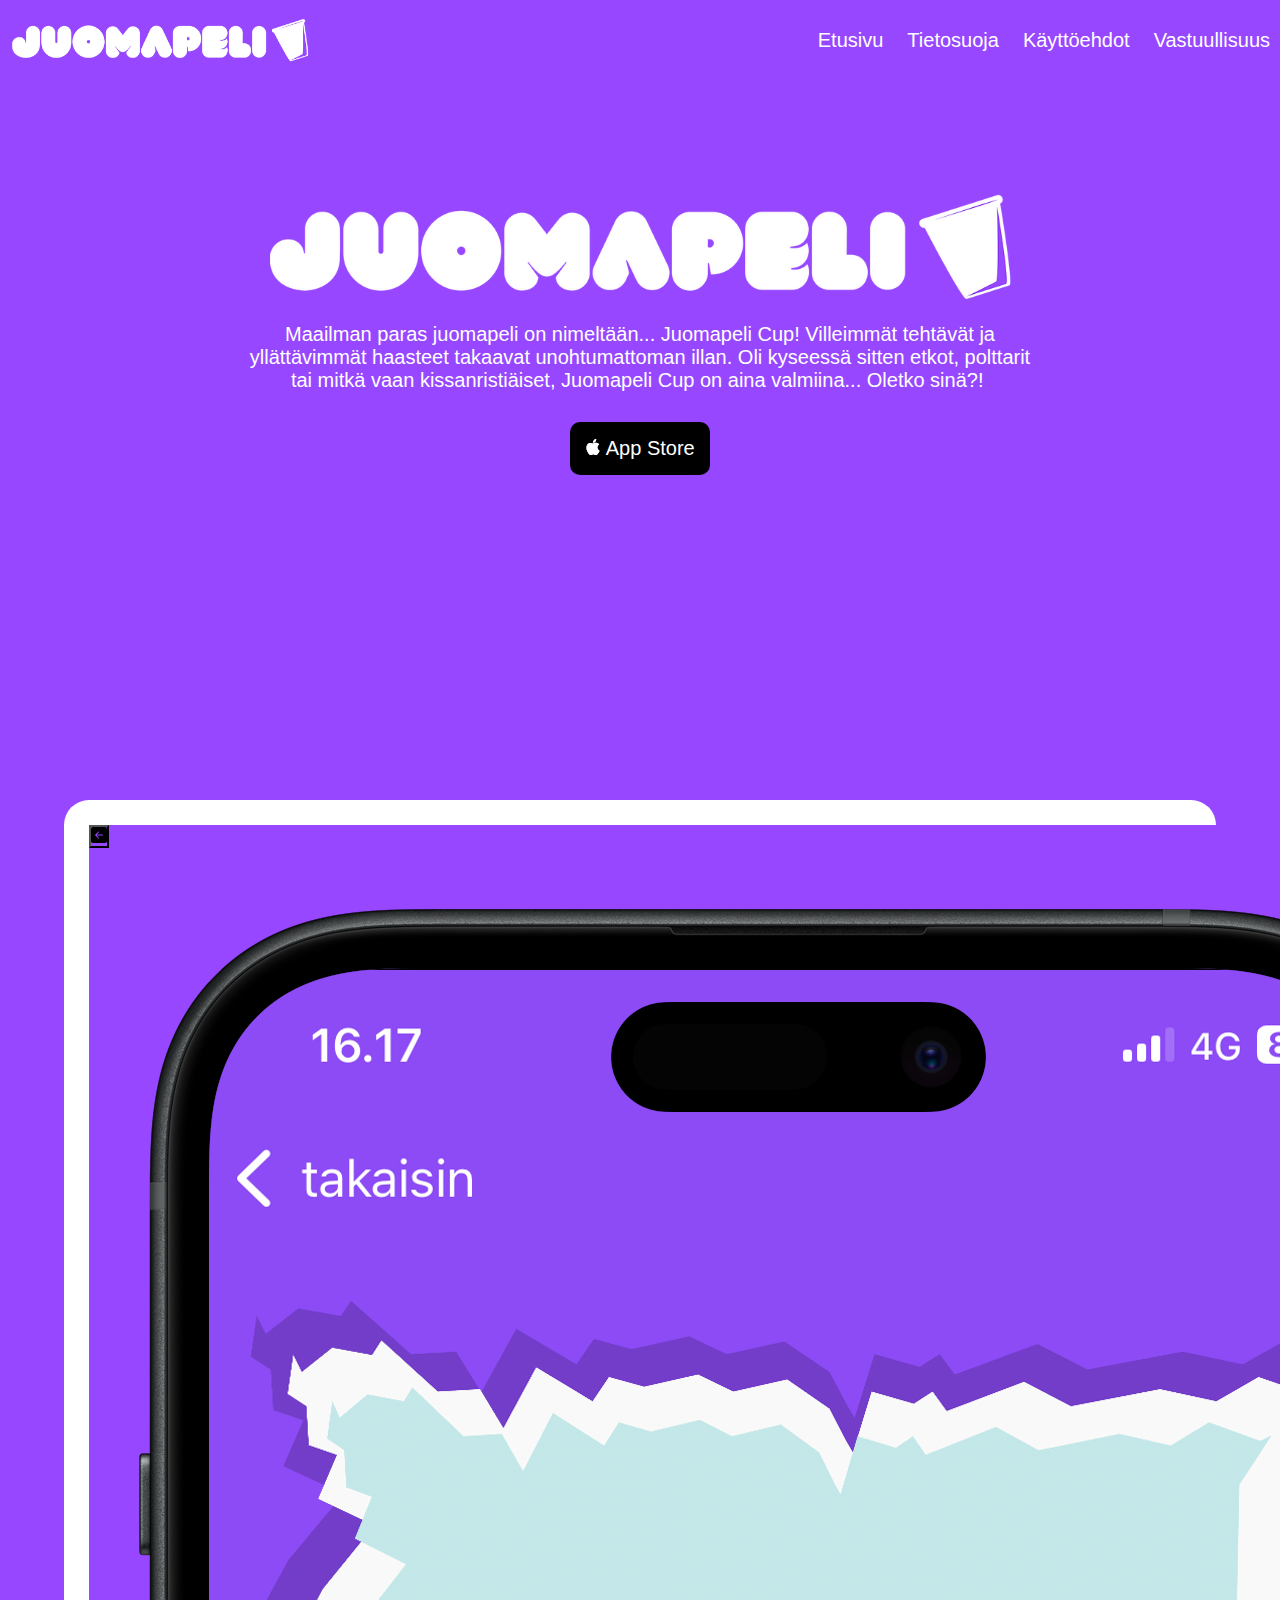
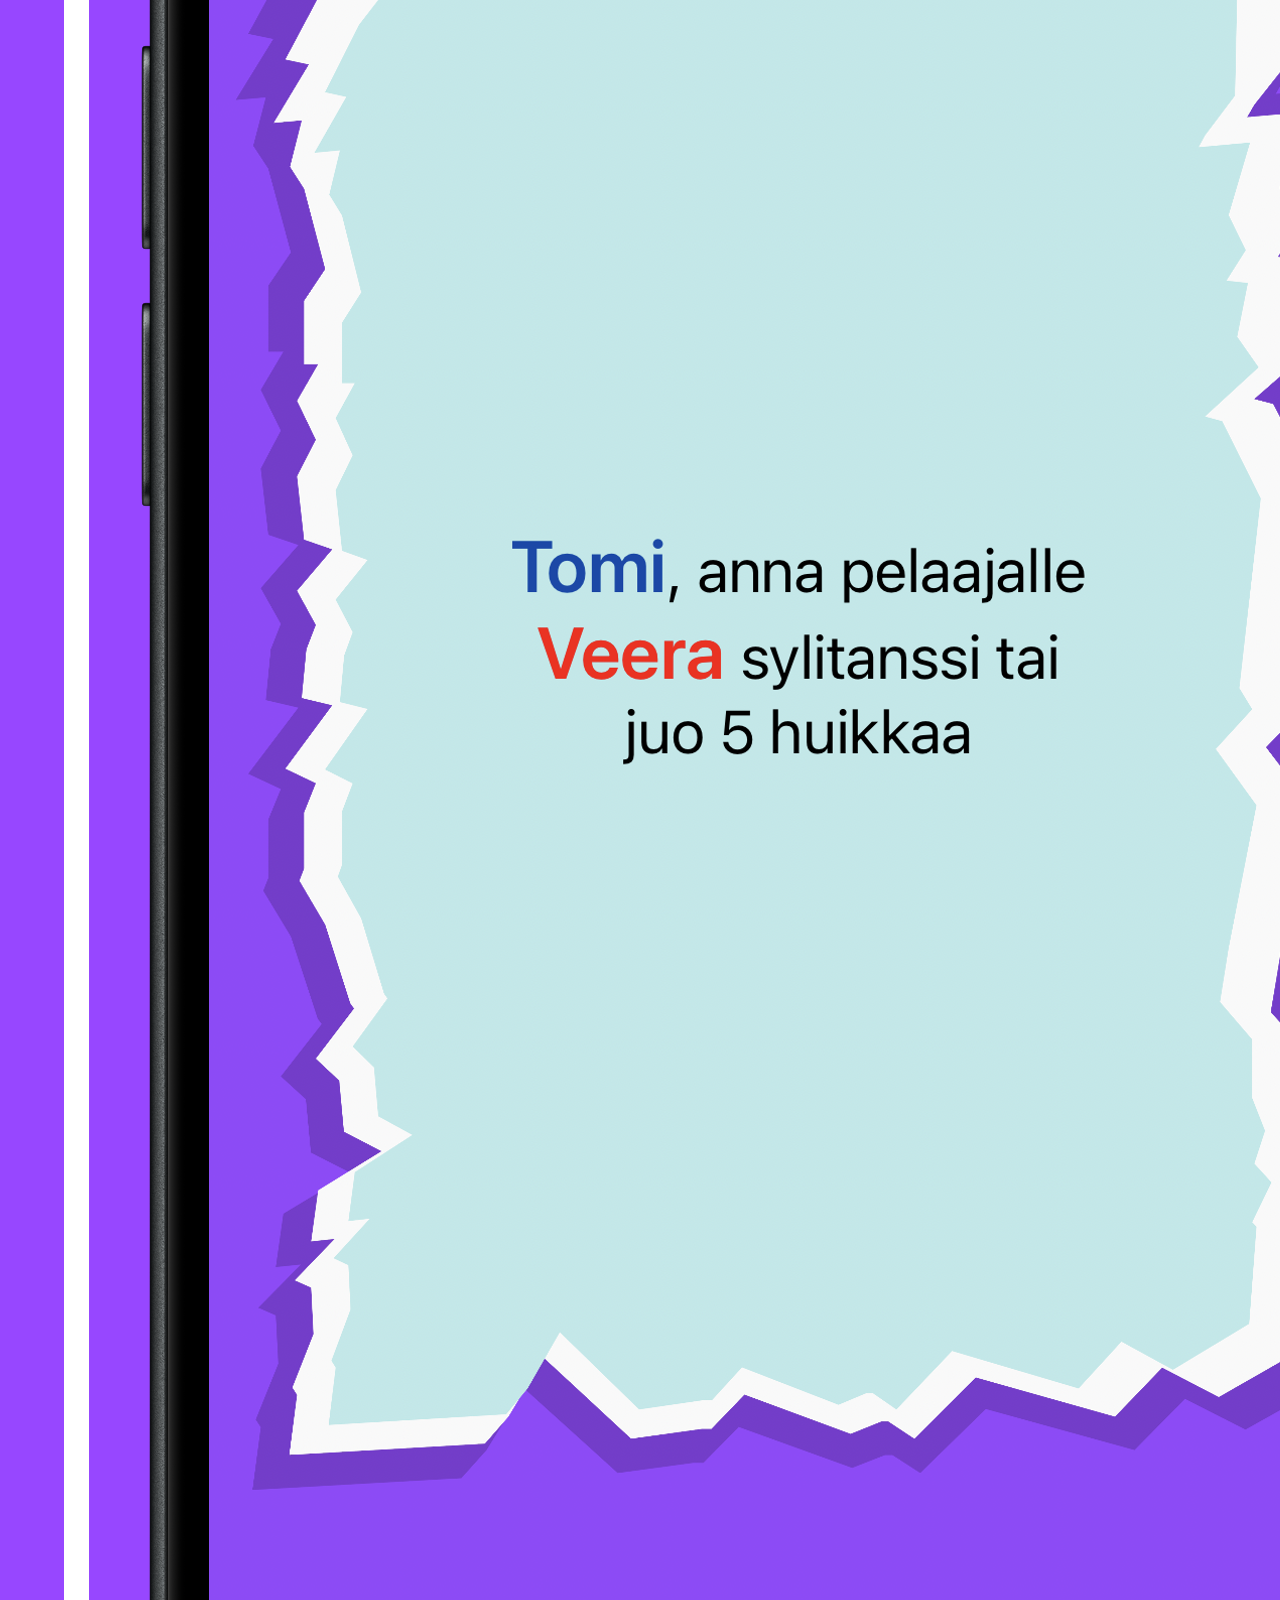
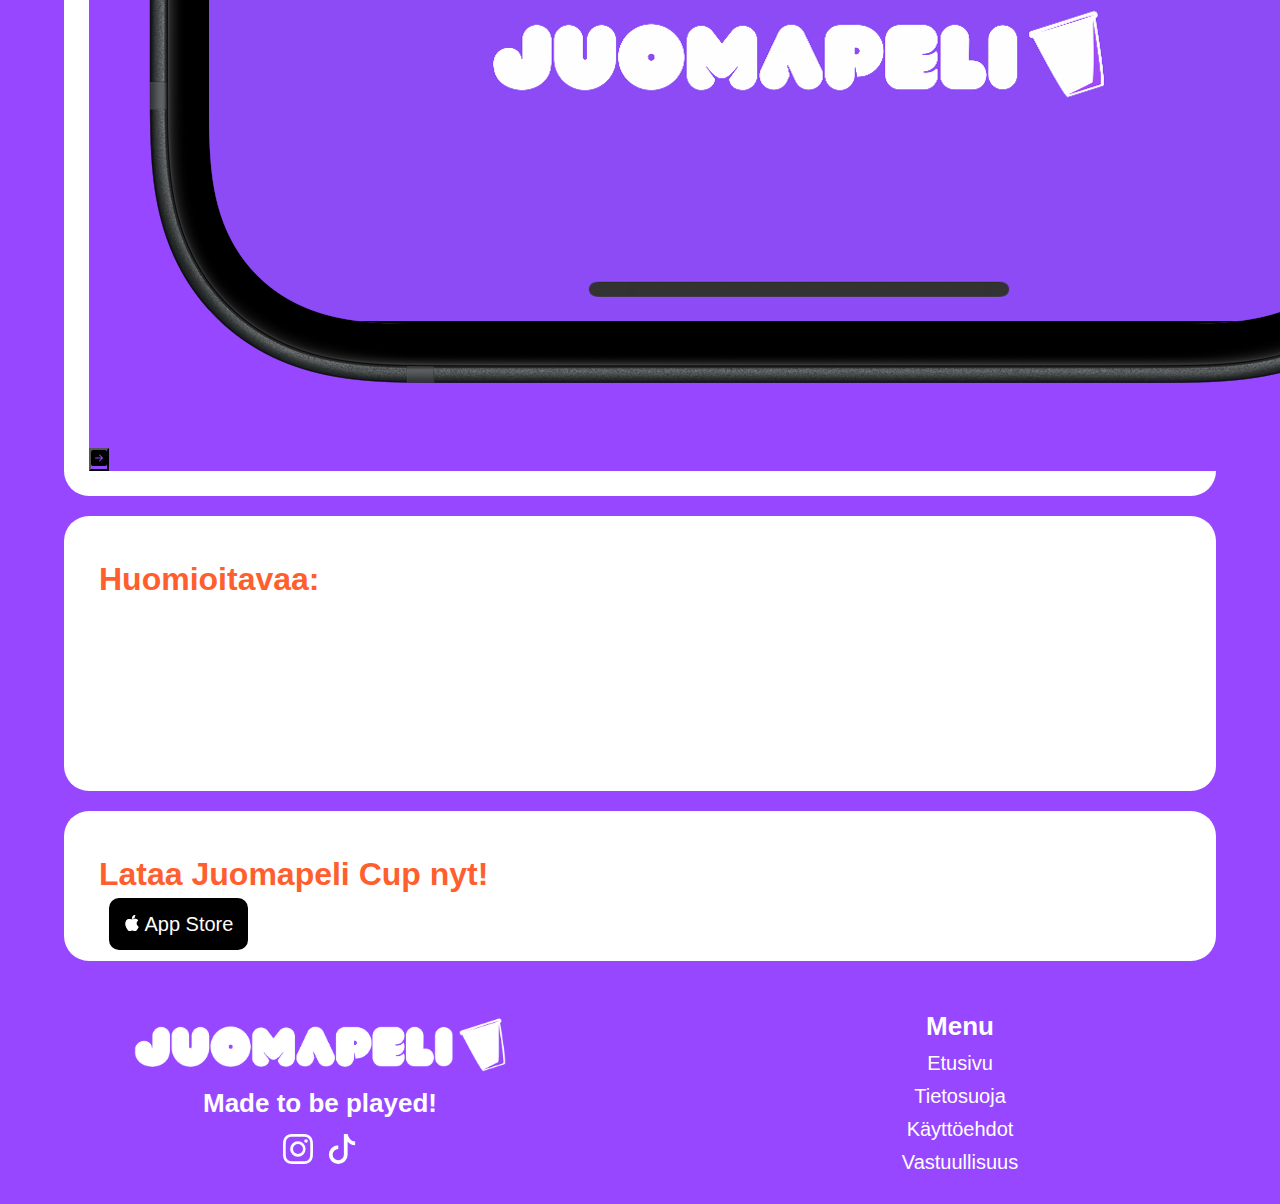
<file: index.html>
<!DOCTYPE html>
<html lang="en">
<head>
    <meta charset="UTF-8">
    <meta name="viewport" content="width=device-width, initial-scale=1.0">
    <link rel="stylesheet" href="CSS/public.css">
    <link rel="stylesheet" href="CSS/home.css">
    <title>Juomapeli Cup</title>
</head>
<body>
<header>
    <img src="assets/juomapelilogo.png" alt="juomapelilogo" class="header-image">
    <nav class="navbar" id="menu">
        <a href="index.html">Etusivu</a>
        <a href="./HTML/app-privacy-policy.html">Tietosuoja</a>
        <a href="./HTML/app-terms-and-conditions.html">Käyttöehdot</a>
        <a href="./HTML/vastuullisuus.html">Vastuullisuus</a>
    </nav>
    <div class="hamburger" onclick="toggleMenu()">☰</div>
</header>
<section class="section1">
    <img src="../assets/juomapelilogo.png" alt="juomapelilogo" class="section1-image">
    <p>Maailman paras juomapeli on nimeltään... Juomapeli Cup!
        Villeimmät tehtävät ja yllättävimmät haasteet takaavat
        unohtumattoman illan. Oli kyseessä sitten etkot, polttarit tai
        mitkä vaan kissanristiäiset, Juomapeli Cup
        on aina valmiina... Oletko sinä?! </p>
        <a href="https://apps.apple.com/app/idYOUR_APP_ID" class="btn-app-store">
            <svg xmlns="http://www.w3.org/2000/svg" width="16" height="16" fill="currentColor"
                class="bi bi-apple mb-1" viewBox="0 0 16 16">
                <path
                  d="M11.182.008C11.148-.03 9.923.023 8.857 1.18c-1.066 1.156-.902 2.482-.878 2.516.024.034 1.52.087 2.475-1.258.955-1.345.762-2.391.728-2.43Zm3.314 11.733c-.048-.096-2.325-1.234-2.113-3.422.212-2.189 1.675-2.789 1.698-2.854.023-.065-.597-.79-1.254-1.157a3.692 3.692 0 0 0-1.563-.434c-.108-.003-.483-.095-1.254.116-.508.139-1.653.589-1.968.607-.316.018-1.256-.522-2.267-.665-.647-.125-1.333.131-1.824.328-.49.196-1.422.754-2.074 2.237-.652 1.482-.311 3.83-.067 4.56.244.729.625 1.924 1.273 2.796.576.984 1.34 1.667 1.659 1.899.319.232 1.219.386 1.843.067.502-.308 1.408-.485 1.766-.472.357.013 1.061.154 1.782.539.571.197 1.111.115 1.652-.105.541-.221 1.324-1.059 2.238-2.758.347-.79.505-1.217.473-1.282Z" />
                <path
                  d="M11.182.008C11.148-.03 9.923.023 8.857 1.18c-1.066 1.156-.902 2.482-.878 2.516.024.034 1.52.087 2.475-1.258.955-1.345.762-2.391.728-2.43Zm3.314 11.733c-.048-.096-2.325-1.234-2.113-3.422.212-2.189 1.675-2.789 1.698-2.854.023-.065-.597-.79-1.254-1.157a3.692 3.692 0 0 0-1.563-.434c-.108-.003-.483-.095-1.254.116-.508.139-1.653.589-1.968.607-.316.018-1.256-.522-2.267-.665-.647-.125-1.333.131-1.824.328-.49.196-1.422.754-2.074 2.237-.652 1.482-.311 3.83-.067 4.56.244.729.625 1.924 1.273 2.796.576.984 1.34 1.667 1.659 1.899.319.232 1.219.386 1.843.067.502-.308 1.408-.485 1.766-.472.357.013 1.061.154 1.782.539.571.197 1.111.115 1.652-.105.541-.221 1.324-1.059 2.238-2.758.347-.79.505-1.217.473-1.282Z" />
                </svg>
            App Store 
        </a>
</section>
<section class="section section2">
    <div class="section2-left">
        <button id="left-button">
            <svg xmlns="http://www.w3.org/2000/svg" width="16" height="16" fill="currentColor" class="bi bi-arrow-left-square-fill" viewBox="0 0 16 16">
            <path d="M16 14a2 2 0 0 1-2 2H2a2 2 0 0 1-2-2V2a2 2 0 0 1 2-2h12a2 2 0 0 1 2 2zm-4.5-6.5H5.707l2.147-2.146a.5.5 0 1 0-.708-.708l-3 3a.5.5 0 0 0 0 .708l3 3a.5.5 0 0 0 .708-.708L5.707 8.5H11.5a.5.5 0 0 0 0-1"/>
            </svg>
        </button>
        <img src="../assets/image00001-portrait.png" alt="juomapeli-näyttö" id="section2-img">
        <button id="right-button">
            <svg xmlns="http://www.w3.org/2000/svg" width="16" height="16" fill="currentColor" class="bi bi-arrow-right-square-fill" viewBox="0 0 16 16">
                <path d="M0 14a2 2 0 0 0 2 2h12a2 2 0 0 0 2-2V2a2 2 0 0 0-2-2H2a2 2 0 0 0-2 2zm4.5-6.5h5.793L8.146 5.354a.5.5 0 1 1 .708-.708l3 3a.5.5 0 0 1 0 .708l-3 3a.5.5 0 0 1-.708-.708L10.293 8.5H4.5a.5.5 0 0 1 0-1"/>
            </svg>
        </button>
    </div>
    <div class="section2-right">
        <h2>Useita pelimuotoja!</h2>
        <p>Haluatteko pelata kasuaalin lämmittelykierroksen? Vai onko kyseessä kenties treffi-ilta? Tai ehkä uskallatte kokeilla Extreme-pelimuotoa mittarit tapissa?! Oli miten oli, pelejä on jokaisen makuun! </p>
    </div>
</section>
<section class="section section3">
    <h2>Huomioitavaa:</h2>
    <p>Muista pitää itsestäsi ja pelitovereistasi huolta. Kyseinen peli on tarkoitettu vain viihteelliseen käyttöön eikä ketään tule pakottaa jatkamaan peliä, ellei halua. Mikäli pelin yhteydessä nautitaan päihteitä, tulee käyttäjien olla täysi-ikäisiä ja nauttia alkoholia vastuullisesti. Emme vastaa mistään vahingoista tai seurauksista, jotka voivat aiheutua vastuuttomasta pelaamisesta. </p>
    <a href="#" class="anchor-dark">Lue lisää vastuullisuudesta</a>
</section>
<section class="section section4">
    <h2>Lataa Juomapeli Cup nyt!</h2>
    <a href="https://apps.apple.com/app/idYOUR_APP_ID" class="btn btn-app-store" role="button" target="_blank" rel="noopener noreferrer">
        <svg xmlns="http://www.w3.org/2000/svg" width="16" height="16" fill="currentColor"
            class="bi bi-apple mb-1" viewBox="0 0 16 16">
            <path
              d="M11.182.008C11.148-.03 9.923.023 8.857 1.18c-1.066 1.156-.902 2.482-.878 2.516.024.034 1.52.087 2.475-1.258.955-1.345.762-2.391.728-2.43Zm3.314 11.733c-.048-.096-2.325-1.234-2.113-3.422.212-2.189 1.675-2.789 1.698-2.854.023-.065-.597-.79-1.254-1.157a3.692 3.692 0 0 0-1.563-.434c-.108-.003-.483-.095-1.254.116-.508.139-1.653.589-1.968.607-.316.018-1.256-.522-2.267-.665-.647-.125-1.333.131-1.824.328-.49.196-1.422.754-2.074 2.237-.652 1.482-.311 3.83-.067 4.56.244.729.625 1.924 1.273 2.796.576.984 1.34 1.667 1.659 1.899.319.232 1.219.386 1.843.067.502-.308 1.408-.485 1.766-.472.357.013 1.061.154 1.782.539.571.197 1.111.115 1.652-.105.541-.221 1.324-1.059 2.238-2.758.347-.79.505-1.217.473-1.282Z" />
            <path
              d="M11.182.008C11.148-.03 9.923.023 8.857 1.18c-1.066 1.156-.902 2.482-.878 2.516.024.034 1.52.087 2.475-1.258.955-1.345.762-2.391.728-2.43Zm3.314 11.733c-.048-.096-2.325-1.234-2.113-3.422.212-2.189 1.675-2.789 1.698-2.854.023-.065-.597-.79-1.254-1.157a3.692 3.692 0 0 0-1.563-.434c-.108-.003-.483-.095-1.254.116-.508.139-1.653.589-1.968.607-.316.018-1.256-.522-2.267-.665-.647-.125-1.333.131-1.824.328-.49.196-1.422.754-2.074 2.237-.652 1.482-.311 3.83-.067 4.56.244.729.625 1.924 1.273 2.796.576.984 1.34 1.667 1.659 1.899.319.232 1.219.386 1.843.067.502-.308 1.408-.485 1.766-.472.357.013 1.061.154 1.782.539.571.197 1.111.115 1.652-.105.541-.221 1.324-1.059 2.238-2.758.347-.79.505-1.217.473-1.282Z" />
            </svg>
        App Store 
    </a>
</section>
<footer class="footer">
    <div class="footer-container">
        <img src="../assets/juomapelilogo.png" alt="juomapeli logo" width="400px">
        <h3>Made to be played!</h3>
        <div class="social-icons">
            <svg xmlns="http://www.w3.org/2000/svg" width="30" height="30" fill="white" class="bi bi-instagram" viewBox="0 0 16 16">
                <path d="M8 0C5.829 0 5.556.01 4.703.048 3.85.088 3.269.222 2.76.42a3.9 3.9 0 0 0-1.417.923A3.9 3.9 0 0 0 .42 2.76C.222 3.268.087 3.85.048 4.7.01 5.555 0 5.827 0 8.001c0 2.172.01 2.444.048 3.297.04.852.174 1.433.372 1.942.205.526.478.972.923 1.417.444.445.89.719 1.416.923.51.198 1.09.333 1.942.372C5.555 15.99 5.827 16 8 16s2.444-.01 3.298-.048c.851-.04 1.434-.174 1.943-.372a3.9 3.9 0 0 0 1.416-.923c.445-.445.718-.891.923-1.417.197-.509.332-1.09.372-1.942C15.99 10.445 16 10.173 16 8s-.01-2.445-.048-3.299c-.04-.851-.175-1.433-.372-1.941a3.9 3.9 0 0 0-.923-1.417A3.9 3.9 0 0 0 13.24.42c-.51-.198-1.092-.333-1.943-.372C10.443.01 10.172 0 7.998 0zm-.717 1.442h.718c2.136 0 2.389.007 3.232.046.78.035 1.204.166 1.486.275.373.145.64.319.92.599s.453.546.598.92c.11.281.24.705.275 1.485.039.843.047 1.096.047 3.231s-.008 2.389-.047 3.232c-.035.78-.166 1.203-.275 1.485a2.5 2.5 0 0 1-.599.919c-.28.28-.546.453-.92.598-.28.11-.704.24-1.485.276-.843.038-1.096.047-3.232.047s-2.39-.009-3.233-.047c-.78-.036-1.203-.166-1.485-.276a2.5 2.5 0 0 1-.92-.598 2.5 2.5 0 0 1-.6-.92c-.109-.281-.24-.705-.275-1.485-.038-.843-.046-1.096-.046-3.233s.008-2.388.046-3.231c.036-.78.166-1.204.276-1.486.145-.373.319-.64.599-.92s.546-.453.92-.598c.282-.11.705-.24 1.485-.276.738-.034 1.024-.044 2.515-.045zm4.988 1.328a.96.96 0 1 0 0 1.92.96.96 0 0 0 0-1.92m-4.27 1.122a4.109 4.109 0 1 0 0 8.217 4.109 4.109 0 0 0 0-8.217m0 1.441a2.667 2.667 0 1 1 0 5.334 2.667 2.667 0 0 1 0-5.334"/>
            </svg>
            <svg xmlns="http://www.w3.org/2000/svg" width="30" height="30" fill="white" class="bi bi-tiktok" viewBox="0 0 16 16">
                <path d="M9 0h1.98c.144.715.54 1.617 1.235 2.512C12.895 3.389 13.797 4 15 4v2c-1.753 0-3.07-.814-4-1.829V11a5 5 0 1 1-5-5v2a3 3 0 1 0 3 3z"/>
            </svg>
        </div>
    </div>
    <div class="footer-container">
        <h3>Menu</h3>
        <a href="./index.html">Etusivu</a>
        <a href="./HTML/app-privacy-policy.html">Tietosuoja</a>
            <a href="./HTML/app-terms-and-conditions.html">Käyttöehdot</a>
            <a href="./HTML/vastuullisuus.html">Vastuullisuus</a>
    </div>
</footer>
<script src="./Javascript/home.js"></script>
<script src="./Javascript/public.js"></script>
</body>
</html>
</file>
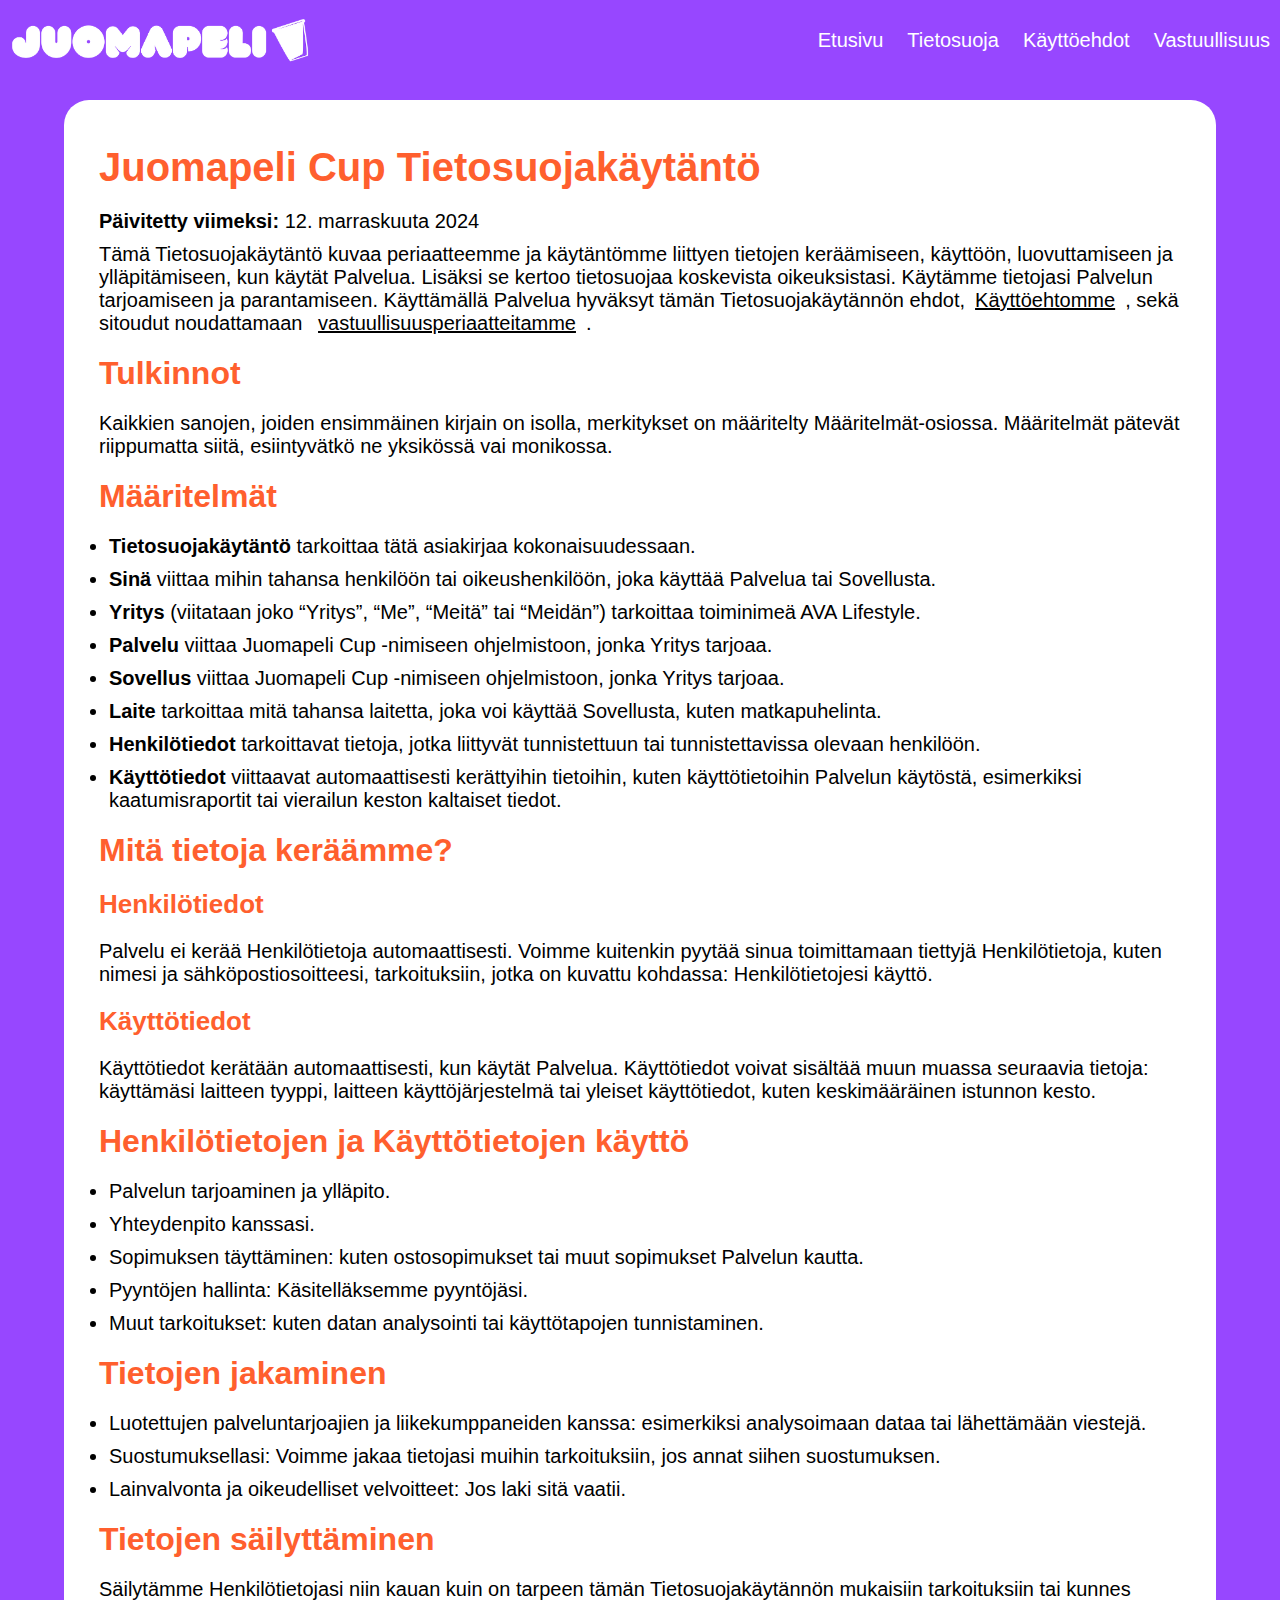
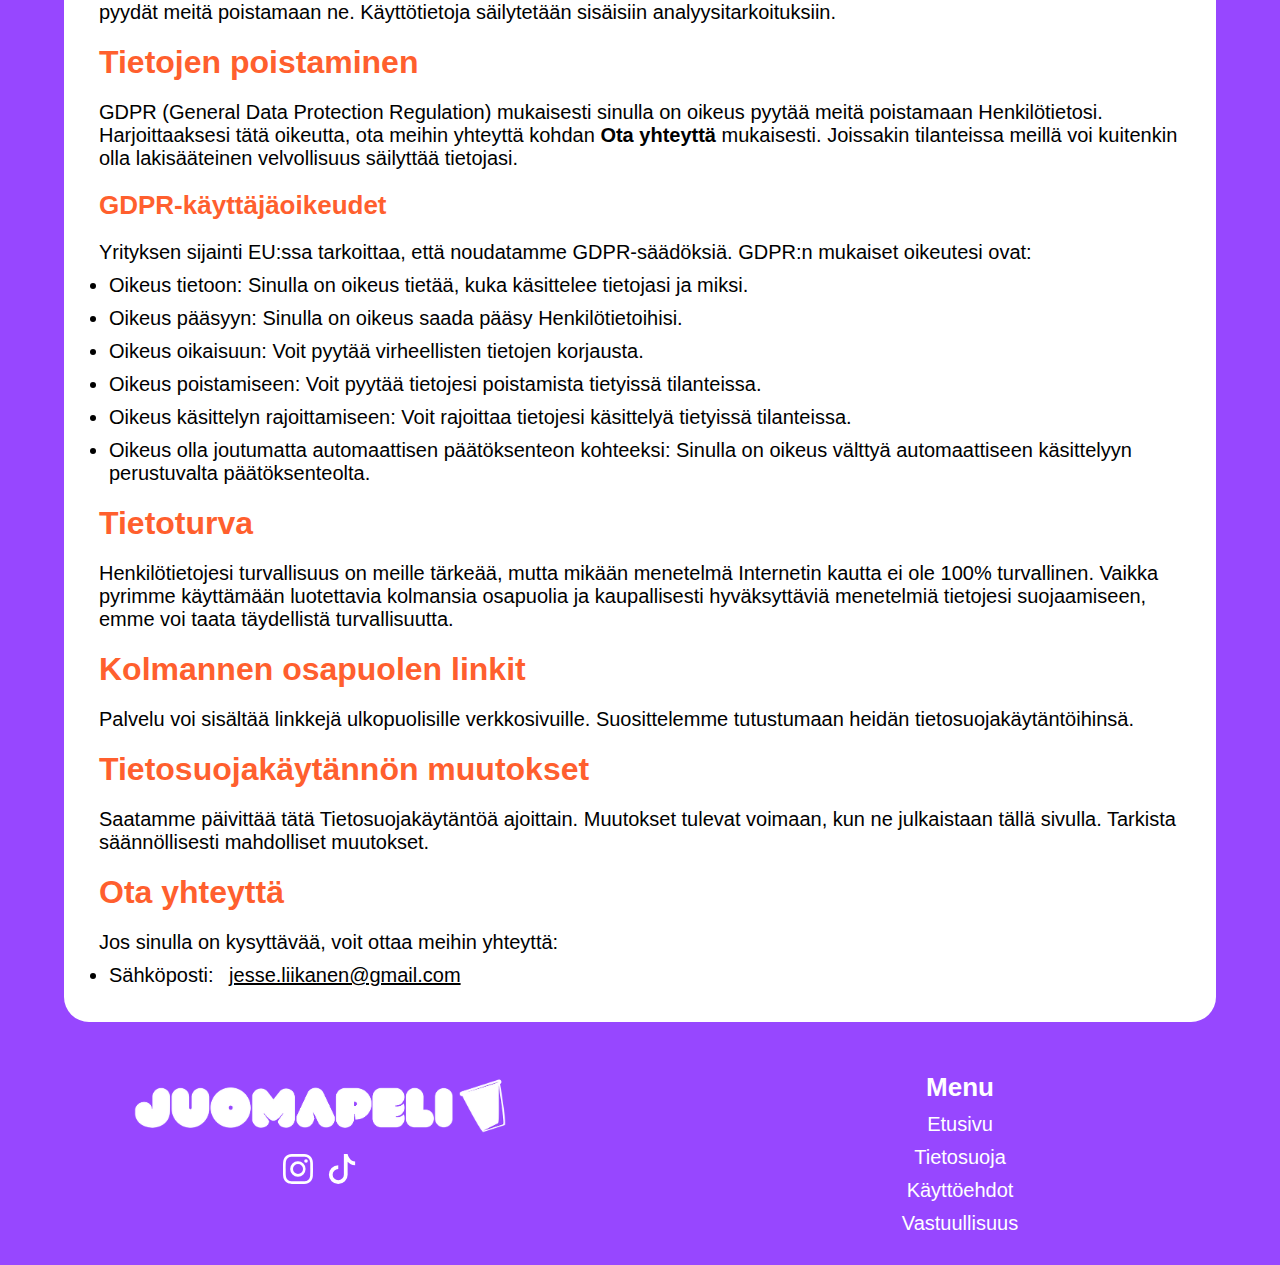
<file: HTML/app-privacy-policy.html>
<!DOCTYPE html>
<html lang="en">
<head>
    <meta charset="UTF-8">
    <meta name="viewport" content="width=device-width, initial-scale=1.0">
    <link rel="stylesheet" href="../CSS/public.css">
    <title>Tietosuojakäytäntö</title>
</head>
<body>
    <header>
        <img src="../assets/juomapelilogo.png" alt="juomapelilogo" class="header-image">
        <nav class="navbar" id="menu">
            <a href="../index.html">Etusivu</a>
            <a href="../HTML/app-privacy-policy.html">Tietosuoja</a>
            <a href="../HTML/app-terms-and-conditions.html">Käyttöehdot</a>
            <a href="../HTML/vastuullisuus.html">Vastuullisuus</a>
        </nav>
        <div class="hamburger" onclick="toggleMenu()">☰</div>
    </header>
    <section class="section">
        <h1>Juomapeli Cup Tietosuojakäytäntö</h1>
    <p><strong>Päivitetty viimeksi:</strong> 12. marraskuuta 2024</p>
    <p>
        Tämä Tietosuojakäytäntö kuvaa periaatteemme ja käytäntömme liittyen tietojen keräämiseen, käyttöön, 
        luovuttamiseen ja ylläpitämiseen, kun käytät Palvelua. Lisäksi se kertoo tietosuojaa koskevista oikeuksistasi. 
        Käytämme tietojasi Palvelun tarjoamiseen ja parantamiseen. Käyttämällä Palvelua hyväksyt tämän 
        Tietosuojakäytännön ehdot,<a href="../HTML/app-terms-and-conditions.html" class="a-dark">Käyttöehtomme</a>, 
        sekä sitoudut noudattamaan <a href="../HTML/vastuullisuus.html" class="a-dark">vastuullisuusperiaatteitamme</a>.
    </p>
    

    <h2>Tulkinnot</h2>
    <p>
        Kaikkien sanojen, joiden ensimmäinen kirjain on isolla, merkitykset on määritelty Määritelmät-osiossa. 
        Määritelmät pätevät riippumatta siitä, esiintyvätkö ne yksikössä vai monikossa.
    </p>

    <h2>Määritelmät</h2>
    <ul>
        <li><strong>Tietosuojakäytäntö</strong> tarkoittaa tätä asiakirjaa kokonaisuudessaan.</li>
        <li><strong>Sinä</strong> viittaa mihin tahansa henkilöön tai oikeushenkilöön, joka käyttää Palvelua tai Sovellusta.</li>
        <li><strong>Yritys</strong> (viitataan joko “Yritys”, “Me”, “Meitä” tai “Meidän”) tarkoittaa toiminimeä AVA Lifestyle.</li>
        <li><strong>Palvelu</strong> viittaa Juomapeli Cup -nimiseen ohjelmistoon, jonka Yritys tarjoaa.</li>
        <li><strong>Sovellus</strong> viittaa Juomapeli Cup -nimiseen ohjelmistoon, jonka Yritys tarjoaa.</li>
        <li><strong>Laite</strong> tarkoittaa mitä tahansa laitetta, joka voi käyttää Sovellusta, kuten matkapuhelinta.</li>
        <li><strong>Henkilötiedot</strong> tarkoittavat tietoja, jotka liittyvät tunnistettuun tai tunnistettavissa olevaan henkilöön.</li>
        <li><strong>Käyttötiedot</strong> viittaavat automaattisesti kerättyihin tietoihin, kuten käyttötietoihin Palvelun käytöstä, 
            esimerkiksi kaatumisraportit tai vierailun keston kaltaiset tiedot.</li>
    </ul>

    <h2>Mitä tietoja keräämme?</h2>
    <h3>Henkilötiedot</h3>
    <p>
        Palvelu ei kerää Henkilötietoja automaattisesti. Voimme kuitenkin pyytää sinua toimittamaan tiettyjä 
        Henkilötietoja, kuten nimesi ja sähköpostiosoitteesi, tarkoituksiin, jotka on kuvattu kohdassa: 
        Henkilötietojesi käyttö.
    </p>

    <h3>Käyttötiedot</h3>
    <p>
        Käyttötiedot kerätään automaattisesti, kun käytät Palvelua. Käyttötiedot voivat sisältää muun muassa seuraavia tietoja: 
        käyttämäsi laitteen tyyppi, laitteen käyttöjärjestelmä tai yleiset käyttötiedot, kuten keskimääräinen istunnon kesto.
    </p>

    <h2>Henkilötietojen ja Käyttötietojen käyttö</h2>
    <ul>
        <li>Palvelun tarjoaminen ja ylläpito.</li>
        <li>Yhteydenpito kanssasi.</li>
        <li>Sopimuksen täyttäminen: kuten ostosopimukset tai muut sopimukset Palvelun kautta.</li>
        <li>Pyyntöjen hallinta: Käsitelläksemme pyyntöjäsi.</li>
        <li>Muut tarkoitukset: kuten datan analysointi tai käyttötapojen tunnistaminen.</li>
    </ul>

    <h2>Tietojen jakaminen</h2>
    <ul>
        <li>Luotettujen palveluntarjoajien ja liikekumppaneiden kanssa: esimerkiksi analysoimaan dataa tai lähettämään viestejä.</li>
        <li>Suostumuksellasi: Voimme jakaa tietojasi muihin tarkoituksiin, jos annat siihen suostumuksen.</li>
        <li>Lainvalvonta ja oikeudelliset velvoitteet: Jos laki sitä vaatii.</li>
    </ul>

    <h2>Tietojen säilyttäminen</h2>
    <p>
        Säilytämme Henkilötietojasi niin kauan kuin on tarpeen tämän Tietosuojakäytännön mukaisiin tarkoituksiin tai 
        kunnes pyydät meitä poistamaan ne. Käyttötietoja säilytetään sisäisiin analyysitarkoituksiin.
    </p>

    <h2>Tietojen poistaminen</h2>
    <p>
        GDPR (General Data Protection Regulation) mukaisesti sinulla on oikeus pyytää meitä poistamaan Henkilötietosi. 
        Harjoittaaksesi tätä oikeutta, ota meihin yhteyttä kohdan <strong>Ota yhteyttä</strong> mukaisesti. Joissakin tilanteissa 
        meillä voi kuitenkin olla lakisääteinen velvollisuus säilyttää tietojasi.
    </p>

    <h3>GDPR-käyttäjäoikeudet</h3>
    <p>Yrityksen sijainti EU:ssa tarkoittaa, että noudatamme GDPR-säädöksiä. GDPR:n mukaiset oikeutesi ovat:</p>
    <ul>
        <li>Oikeus tietoon: Sinulla on oikeus tietää, kuka käsittelee tietojasi ja miksi.</li>
        <li>Oikeus pääsyyn: Sinulla on oikeus saada pääsy Henkilötietoihisi.</li>
        <li>Oikeus oikaisuun: Voit pyytää virheellisten tietojen korjausta.</li>
        <li>Oikeus poistamiseen: Voit pyytää tietojesi poistamista tietyissä tilanteissa.</li>
        <li>Oikeus käsittelyn rajoittamiseen: Voit rajoittaa tietojesi käsittelyä tietyissä tilanteissa.</li>
        <li>Oikeus olla joutumatta automaattisen päätöksenteon kohteeksi: Sinulla on oikeus välttyä automaattiseen käsittelyyn 
            perustuvalta päätöksenteolta.</li>
    </ul>

    <h2>Tietoturva</h2>
    <p>
        Henkilötietojesi turvallisuus on meille tärkeää, mutta mikään menetelmä Internetin kautta ei ole 100% turvallinen. 
        Vaikka pyrimme käyttämään luotettavia kolmansia osapuolia ja kaupallisesti hyväksyttäviä menetelmiä tietojesi suojaamiseen, 
        emme voi taata täydellistä turvallisuutta.
    </p>

    <h2>Kolmannen osapuolen linkit</h2>
    <p>
        Palvelu voi sisältää linkkejä ulkopuolisille verkkosivuille. Suosittelemme tutustumaan heidän tietosuojakäytäntöihinsä.
    </p>

    <h2>Tietosuojakäytännön muutokset</h2>
    <p>
        Saatamme päivittää tätä Tietosuojakäytäntöä ajoittain. Muutokset tulevat voimaan, kun ne julkaistaan tällä sivulla. 
        Tarkista säännöllisesti mahdolliset muutokset.
    </p>

    <h2>Ota yhteyttä</h2>
    <p>Jos sinulla on kysyttävää, voit ottaa meihin yhteyttä:</p>
    <ul>
        <li>Sähköposti: <a href="mailto:jesse.liikanen@gmail.com" class="a-dark">jesse.liikanen@gmail.com</a></li>
    </ul>
    </section>
    <footer class="footer">
        <div class="footer-container">
            <img src="../assets/juomapelilogo.png" alt="juomapeli logo" width="400px">
            <div class="social-icons">
                <svg xmlns="http://www.w3.org/2000/svg" width="30" height="30" fill="white" class="bi bi-instagram" viewBox="0 0 16 16">
                    <path d="M8 0C5.829 0 5.556.01 4.703.048 3.85.088 3.269.222 2.76.42a3.9 3.9 0 0 0-1.417.923A3.9 3.9 0 0 0 .42 2.76C.222 3.268.087 3.85.048 4.7.01 5.555 0 5.827 0 8.001c0 2.172.01 2.444.048 3.297.04.852.174 1.433.372 1.942.205.526.478.972.923 1.417.444.445.89.719 1.416.923.51.198 1.09.333 1.942.372C5.555 15.99 5.827 16 8 16s2.444-.01 3.298-.048c.851-.04 1.434-.174 1.943-.372a3.9 3.9 0 0 0 1.416-.923c.445-.445.718-.891.923-1.417.197-.509.332-1.09.372-1.942C15.99 10.445 16 10.173 16 8s-.01-2.445-.048-3.299c-.04-.851-.175-1.433-.372-1.941a3.9 3.9 0 0 0-.923-1.417A3.9 3.9 0 0 0 13.24.42c-.51-.198-1.092-.333-1.943-.372C10.443.01 10.172 0 7.998 0zm-.717 1.442h.718c2.136 0 2.389.007 3.232.046.78.035 1.204.166 1.486.275.373.145.64.319.92.599s.453.546.598.92c.11.281.24.705.275 1.485.039.843.047 1.096.047 3.231s-.008 2.389-.047 3.232c-.035.78-.166 1.203-.275 1.485a2.5 2.5 0 0 1-.599.919c-.28.28-.546.453-.92.598-.28.11-.704.24-1.485.276-.843.038-1.096.047-3.232.047s-2.39-.009-3.233-.047c-.78-.036-1.203-.166-1.485-.276a2.5 2.5 0 0 1-.92-.598 2.5 2.5 0 0 1-.6-.92c-.109-.281-.24-.705-.275-1.485-.038-.843-.046-1.096-.046-3.233s.008-2.388.046-3.231c.036-.78.166-1.204.276-1.486.145-.373.319-.64.599-.92s.546-.453.92-.598c.282-.11.705-.24 1.485-.276.738-.034 1.024-.044 2.515-.045zm4.988 1.328a.96.96 0 1 0 0 1.92.96.96 0 0 0 0-1.92m-4.27 1.122a4.109 4.109 0 1 0 0 8.217 4.109 4.109 0 0 0 0-8.217m0 1.441a2.667 2.667 0 1 1 0 5.334 2.667 2.667 0 0 1 0-5.334"/>
                </svg>
                <svg xmlns="http://www.w3.org/2000/svg" width="30" height="30" fill="white" class="bi bi-tiktok" viewBox="0 0 16 16">
                    <path d="M9 0h1.98c.144.715.54 1.617 1.235 2.512C12.895 3.389 13.797 4 15 4v2c-1.753 0-3.07-.814-4-1.829V11a5 5 0 1 1-5-5v2a3 3 0 1 0 3 3z"/>
                </svg>
            </div>
        </div>
        <div class="footer-container">
            <h3>Menu</h3>
            <a href="../index.html">Etusivu</a>
            <a href="../HTML/app-privacy-policy.html">Tietosuoja</a>
            <a href="../HTML/app-terms-and-conditions.html">Käyttöehdot</a>
            <a href="../HTML/vastuullisuus.html">Vastuullisuus</a>
        </div>
    </footer>
    <script src="../Javascript/public.js"></script>
</body>
</html>
</file>
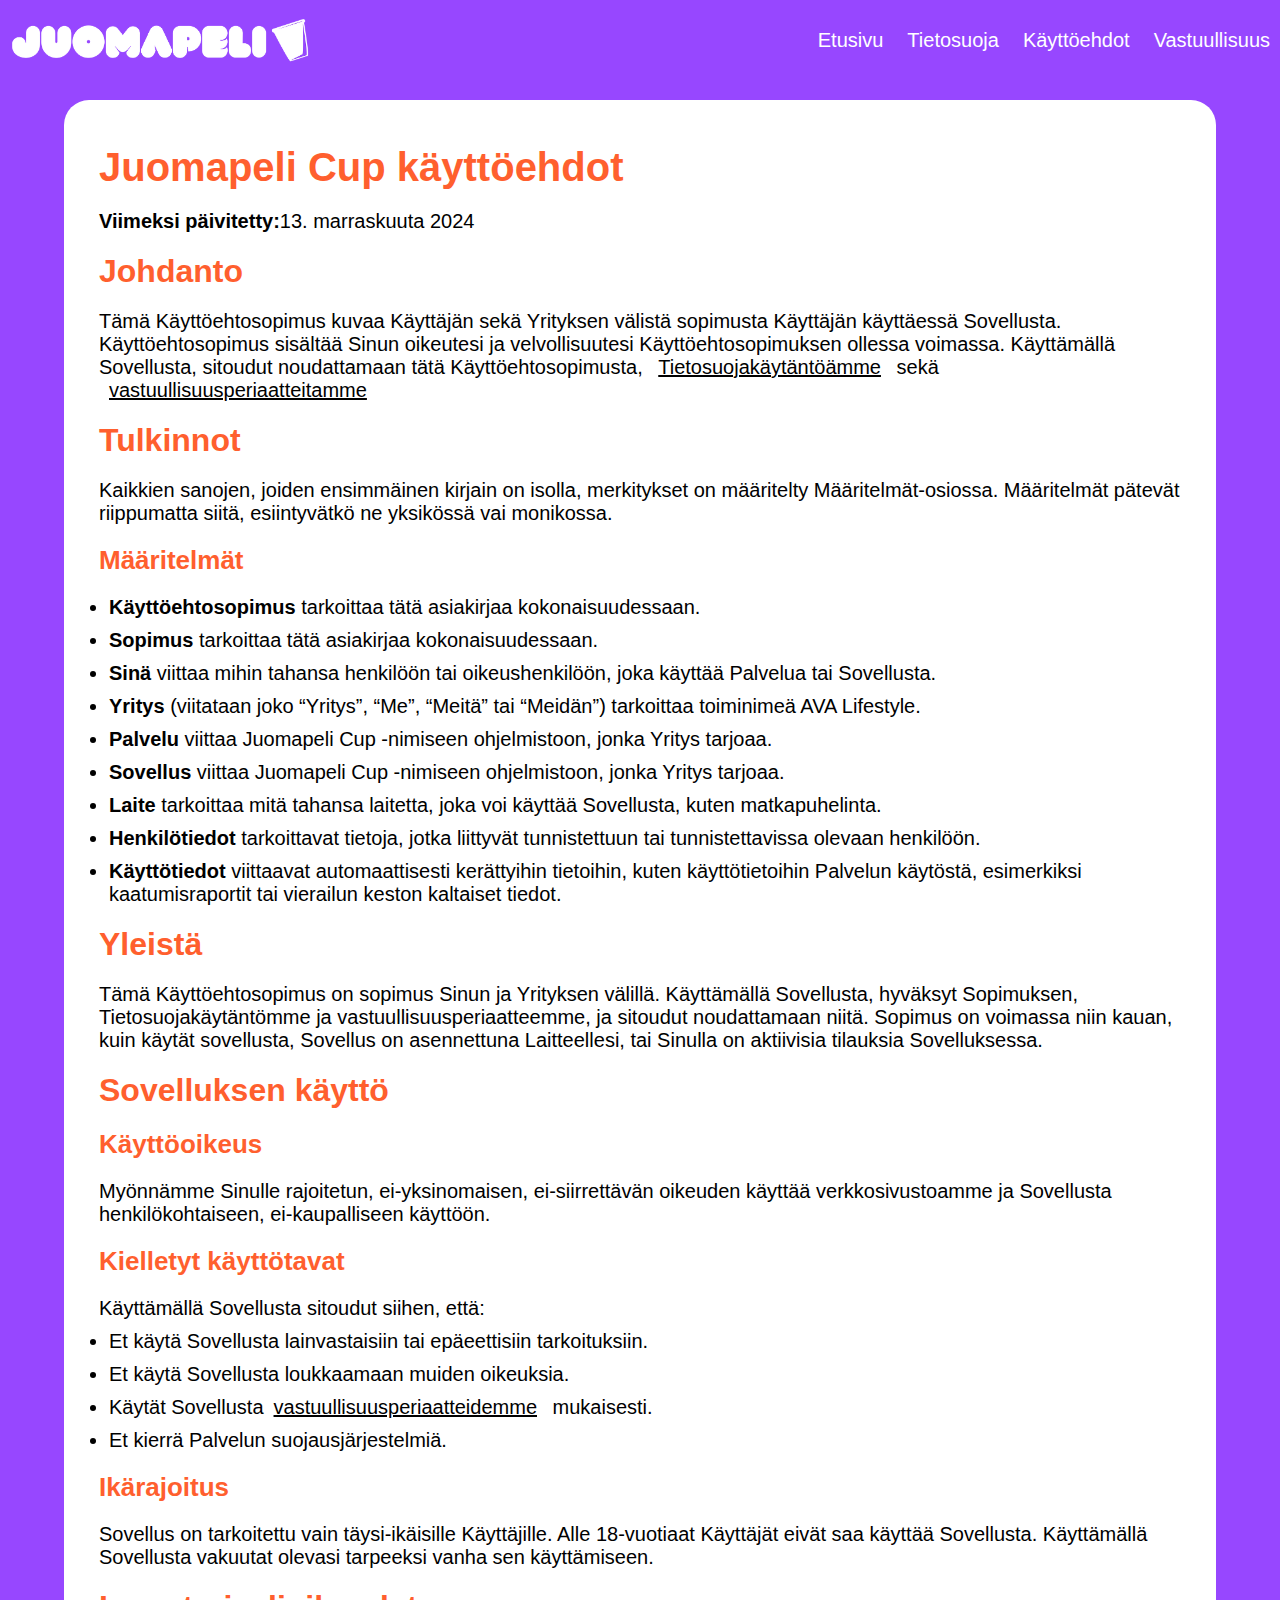
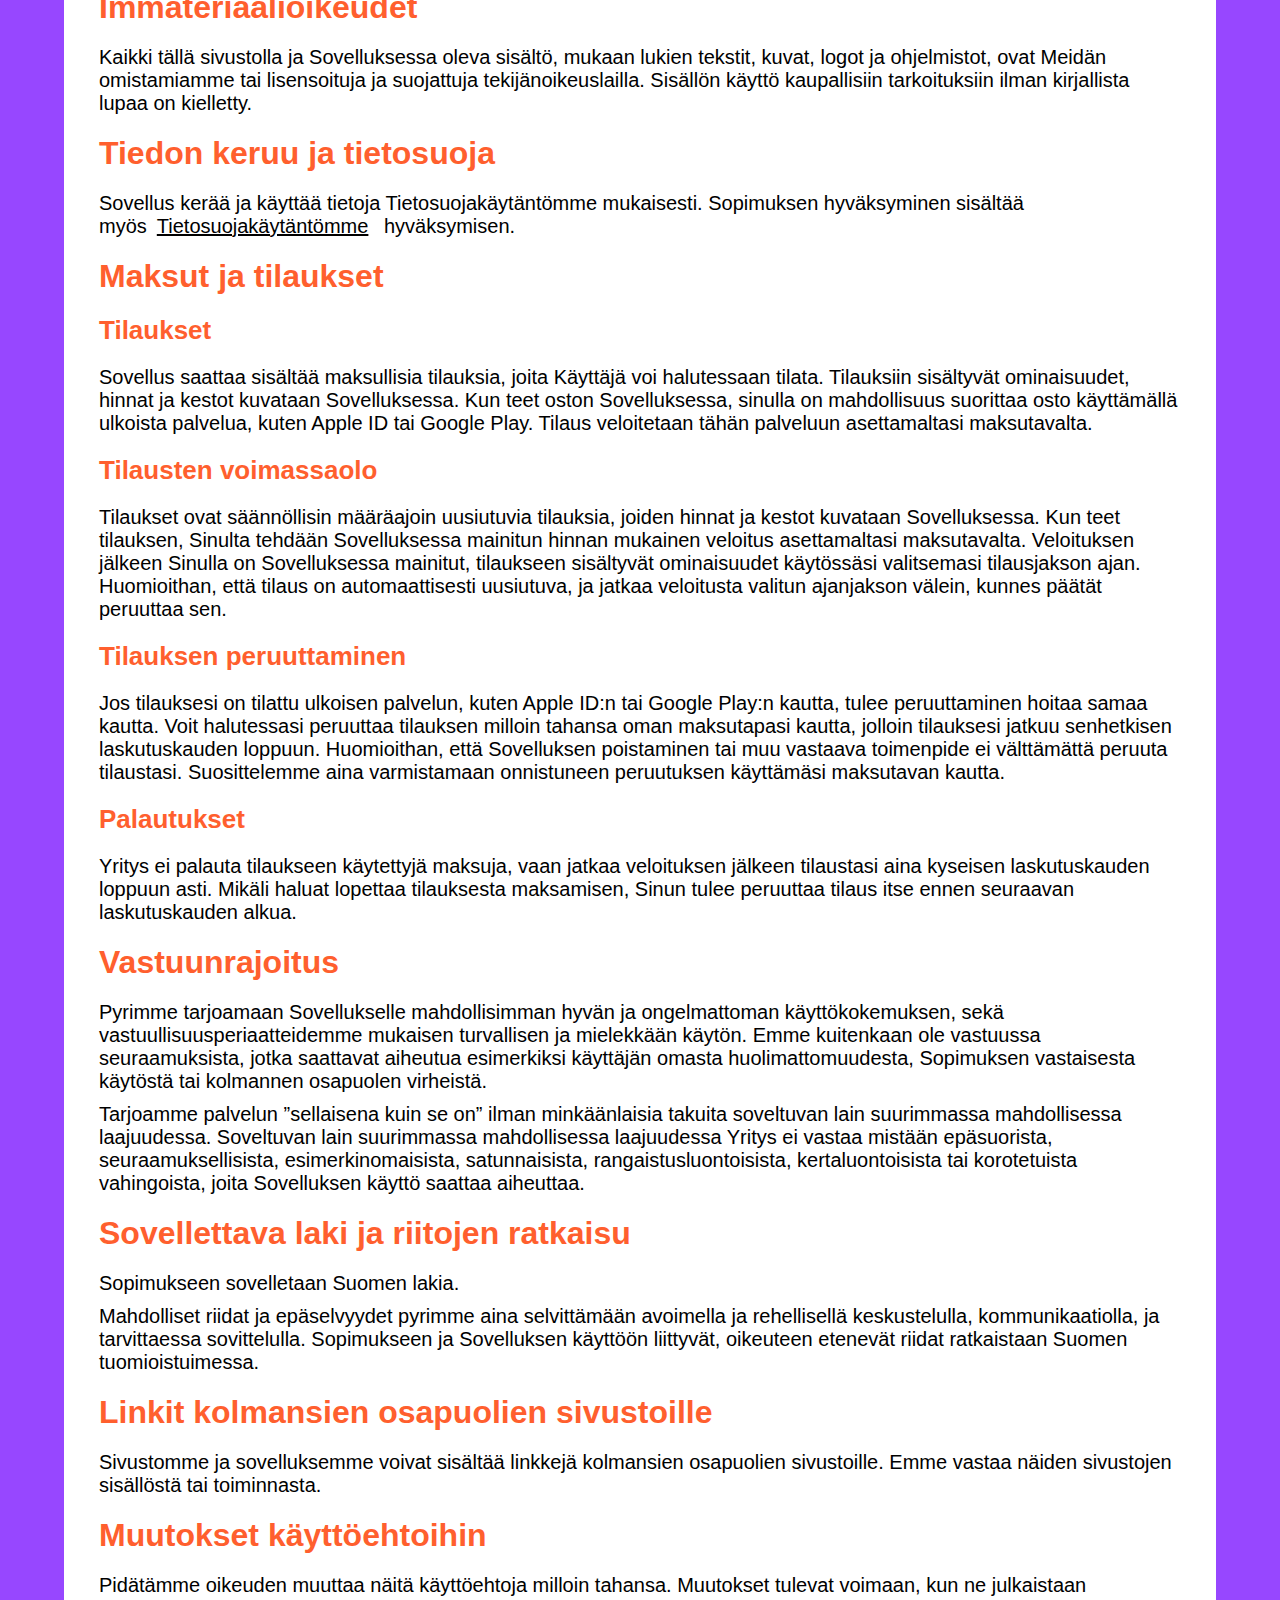
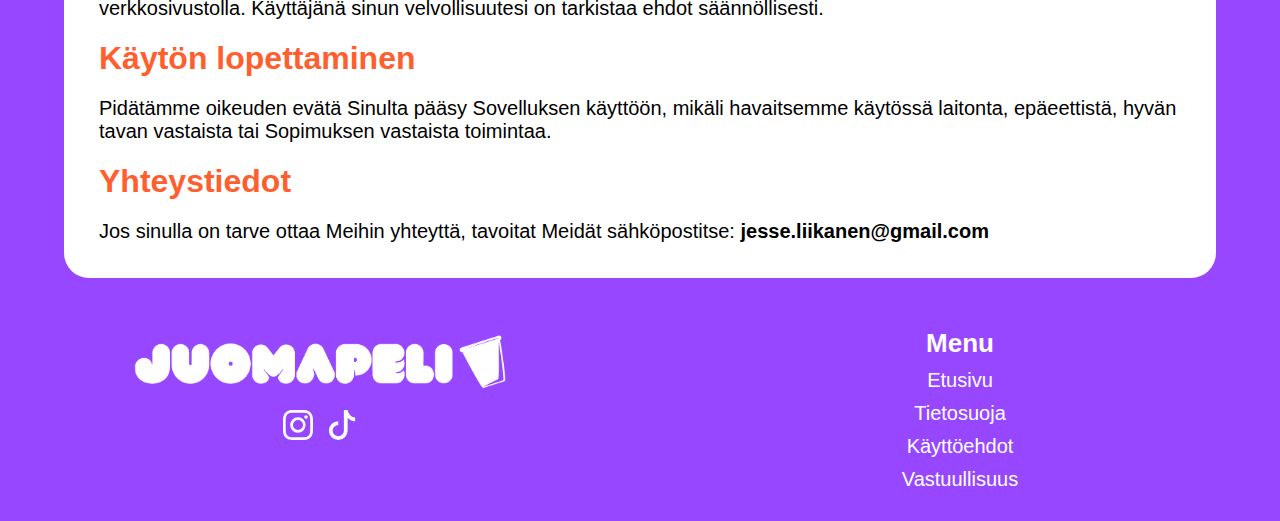
<file: HTML/app-terms-and-conditions.html>
<!DOCTYPE html>
<html lang="en">
<head>
    <meta charset="UTF-8">
    <meta name="viewport" content="width=device-width, initial-scale=1.0">
    <link rel="stylesheet" href="../CSS/public.css">
    <title>käyttöehdot</title>
</head>
<body>
    <header>
        <img src="../assets/juomapelilogo.png" alt="juomapelilogo" class="header-image">
        <nav class="navbar" id="menu">
            <a href="../index.html">Etusivu</a>
            <a href="../HTML/app-privacy-policy.html">Tietosuoja</a>
            <a href="../HTML/app-terms-and-conditions.html">Käyttöehdot</a>
            <a href="../HTML/vastuullisuus.html">Vastuullisuus</a>
        </nav>
        <div class="hamburger" onclick="toggleMenu()">☰</div>
    </header>
<section class="section">
    <h1>Juomapeli Cup käyttöehdot</h1>
    <p><strong>Viimeksi päivitetty:</strong>13. marraskuuta 2024</p>
    <h2>Johdanto</h2>
    <p>Tämä Käyttöehtosopimus kuvaa Käyttäjän sekä Yrityksen välistä sopimusta Käyttäjän käyttäessä Sovellusta. Käyttöehtosopimus sisältää Sinun oikeutesi ja velvollisuutesi Käyttöehtosopimuksen ollessa voimassa. Käyttämällä Sovellusta, sitoudut noudattamaan tätä Käyttöehtosopimusta, <a href="../HTML/app-privacy-policy.html" class="a-dark">Tietosuojakäytäntöämme</a> sekä <a href="../HTML/vastuullisuus.html" class="a-dark">vastuullisuusperiaatteitamme</a></p>
    <h2>Tulkinnot</h2>
    <p>Kaikkien sanojen, joiden ensimmäinen kirjain on isolla, merkitykset on määritelty Määritelmät-osiossa. Määritelmät pätevät riippumatta siitä, esiintyvätkö ne yksikössä vai monikossa.</p>
    <h3>Määritelmät</h3>
    <ul>
        <li><strong>Käyttöehtosopimus</strong> tarkoittaa tätä asiakirjaa kokonaisuudessaan.</li>
        <li><strong>Sopimus</strong> tarkoittaa tätä asiakirjaa kokonaisuudessaan.</li>
        <li><strong>Sinä</strong> viittaa mihin tahansa henkilöön tai oikeushenkilöön, joka käyttää Palvelua tai Sovellusta.</li>
        <li><strong>Yritys</strong> (viitataan joko “Yritys”, “Me”, “Meitä” tai “Meidän”) tarkoittaa toiminimeä AVA Lifestyle.</li>
        <li><strong>Palvelu</strong> viittaa Juomapeli Cup -nimiseen ohjelmistoon, jonka Yritys tarjoaa.</li>
        <li><strong>Sovellus</strong> viittaa Juomapeli Cup -nimiseen ohjelmistoon, jonka Yritys tarjoaa.</li>
        <li><strong>Laite</strong> tarkoittaa mitä tahansa laitetta, joka voi käyttää Sovellusta, kuten matkapuhelinta.</li>
        <li><strong>Henkilötiedot</strong> tarkoittavat tietoja, jotka liittyvät tunnistettuun tai tunnistettavissa olevaan henkilöön.</li>
        <li><strong>Käyttötiedot</strong> viittaavat automaattisesti kerättyihin tietoihin, kuten käyttötietoihin Palvelun käytöstä, 
            esimerkiksi kaatumisraportit tai vierailun keston kaltaiset tiedot.</li>
    </ul>
    <h2>Yleistä</h2>
<p>
    Tämä Käyttöehtosopimus on sopimus Sinun ja Yrityksen välillä. Käyttämällä Sovellusta, hyväksyt Sopimuksen, Tietosuojakäytäntömme ja vastuullisuusperiaatteemme, ja sitoudut noudattamaan niitä. Sopimus on voimassa niin kauan, kuin käytät sovellusta, Sovellus on asennettuna Laitteellesi, tai Sinulla on aktiivisia tilauksia Sovelluksessa.
</p>
<h2>Sovelluksen käyttö</h2>

<h3>Käyttöoikeus</h3>
<p>
    Myönnämme Sinulle rajoitetun, ei-yksinomaisen, ei-siirrettävän oikeuden käyttää verkkosivustoamme ja Sovellusta henkilökohtaiseen, ei-kaupalliseen käyttöön.
</p>

<h3>Kielletyt käyttötavat</h3>
<p>Käyttämällä Sovellusta sitoudut siihen, että:</p>
<ul>
    <li>Et käytä Sovellusta lainvastaisiin tai epäeettisiin tarkoituksiin.</li>
    <li>Et käytä Sovellusta loukkaamaan muiden oikeuksia.</li>
    <li>Käytät Sovellusta<a href="../HTML/vastuullisuus.html" class="a-dark">vastuullisuusperiaatteidemme</a> mukaisesti.</li>
    <li>Et kierrä Palvelun suojausjärjestelmiä.</li>
</ul>

<h3>Ikärajoitus</h3>
<p>
    Sovellus on tarkoitettu vain täysi-ikäisille Käyttäjille. Alle 18-vuotiaat Käyttäjät eivät saa käyttää Sovellusta. Käyttämällä Sovellusta vakuutat olevasi tarpeeksi vanha sen käyttämiseen.
</p>
<h2>Immateriaalioikeudet</h2>
<p>
    Kaikki tällä sivustolla ja Sovelluksessa oleva sisältö, mukaan lukien tekstit, kuvat, logot ja ohjelmistot, ovat Meidän omistamiamme tai lisensoituja ja suojattuja tekijänoikeuslailla. Sisällön käyttö kaupallisiin tarkoituksiin ilman kirjallista lupaa on kielletty.
</p>
<h2>Tiedon keruu ja tietosuoja</h2>
<p>
    Sovellus kerää ja käyttää tietoja Tietosuojakäytäntömme mukaisesti. Sopimuksen hyväksyminen sisältää myös<a href="../HTML/app-privacy-policy.html" class="a-dark">Tietosuojakäytäntömme</a> hyväksymisen.
</p>
<h2>Maksut ja tilaukset</h2>

<h3>Tilaukset</h3>
<p>
    Sovellus saattaa sisältää maksullisia tilauksia, joita Käyttäjä voi halutessaan tilata. Tilauksiin sisältyvät ominaisuudet, hinnat ja kestot kuvataan Sovelluksessa. Kun teet oston Sovelluksessa, sinulla on mahdollisuus suorittaa osto käyttämällä ulkoista palvelua, kuten Apple ID tai Google Play. Tilaus veloitetaan tähän palveluun asettamaltasi maksutavalta.
</p>

<h3>Tilausten voimassaolo</h3>
<p>
    Tilaukset ovat säännöllisin määräajoin uusiutuvia tilauksia, joiden hinnat ja kestot kuvataan Sovelluksessa. Kun teet tilauksen, Sinulta tehdään Sovelluksessa mainitun hinnan mukainen veloitus asettamaltasi maksutavalta. Veloituksen jälkeen Sinulla on Sovelluksessa mainitut, tilaukseen sisältyvät ominaisuudet käytössäsi valitsemasi tilausjakson ajan. Huomioithan, että tilaus on automaattisesti uusiutuva, ja jatkaa veloitusta valitun ajanjakson välein, kunnes päätät peruuttaa sen.
</p>

<h3>Tilauksen peruuttaminen</h3>
<p>
    Jos tilauksesi on tilattu ulkoisen palvelun, kuten Apple ID:n tai Google Play:n kautta, tulee peruuttaminen hoitaa samaa kautta. Voit halutessasi peruuttaa tilauksen milloin tahansa oman maksutapasi kautta, jolloin tilauksesi jatkuu senhetkisen laskutuskauden loppuun. Huomioithan, että Sovelluksen poistaminen tai muu vastaava toimenpide ei välttämättä peruuta tilaustasi. Suosittelemme aina varmistamaan onnistuneen peruutuksen käyttämäsi maksutavan kautta.
</p>

<h3>Palautukset</h3>
<p>
    Yritys ei palauta tilaukseen käytettyjä maksuja, vaan jatkaa veloituksen jälkeen tilaustasi aina kyseisen laskutuskauden loppuun asti. Mikäli haluat lopettaa tilauksesta maksamisen, Sinun tulee peruuttaa tilaus itse ennen seuraavan laskutuskauden alkua.
</p>
<h2>Vastuunrajoitus</h2>
<p>
    Pyrimme tarjoamaan Sovellukselle mahdollisimman hyvän ja ongelmattoman käyttökokemuksen, sekä vastuullisuusperiaatteidemme mukaisen turvallisen ja mielekkään käytön. Emme kuitenkaan ole vastuussa seuraamuksista, jotka saattavat aiheutua esimerkiksi käyttäjän omasta huolimattomuudesta, Sopimuksen vastaisesta käytöstä tai kolmannen osapuolen virheistä.
</p>
<p>
    Tarjoamme palvelun ”sellaisena kuin se on” ilman minkäänlaisia takuita soveltuvan lain suurimmassa mahdollisessa laajuudessa. Soveltuvan lain suurimmassa mahdollisessa laajuudessa Yritys ei vastaa mistään epäsuorista, seuraamuksellisista, esimerkinomaisista, satunnaisista, rangaistusluontoisista, kertaluontoisista tai korotetuista vahingoista, joita Sovelluksen käyttö saattaa aiheuttaa.
</p>
<h2>Sovellettava laki ja riitojen ratkaisu</h2>
<p>
    Sopimukseen sovelletaan Suomen lakia.
</p>
<p>
    Mahdolliset riidat ja epäselvyydet pyrimme aina selvittämään avoimella ja rehellisellä keskustelulla, kommunikaatiolla, ja tarvittaessa sovittelulla. Sopimukseen ja Sovelluksen käyttöön liittyvät, oikeuteen etenevät riidat ratkaistaan Suomen tuomioistuimessa.
</p>
<h2>Linkit kolmansien osapuolien sivustoille</h2>
<p>
    Sivustomme ja sovelluksemme voivat sisältää linkkejä kolmansien osapuolien sivustoille. Emme vastaa näiden sivustojen sisällöstä tai toiminnasta.
</p>

<h2>Muutokset käyttöehtoihin</h2>
<p>
    Pidätämme oikeuden muuttaa näitä käyttöehtoja milloin tahansa. Muutokset tulevat voimaan, kun ne julkaistaan verkkosivustolla. Käyttäjänä sinun velvollisuutesi on tarkistaa ehdot säännöllisesti.
</p>

<h2>Käytön lopettaminen</h2>
<p>Pidätämme oikeuden evätä Sinulta pääsy Sovelluksen käyttöön, mikäli havaitsemme käytössä laitonta, epäeettistä, hyvän tavan vastaista tai Sopimuksen vastaista toimintaa.</p>

<h2>Yhteystiedot</h2>
<p>
    Jos sinulla on tarve ottaa Meihin yhteyttä, tavoitat Meidät sähköpostitse: 
    <strong>jesse.liikanen@gmail.com</strong>
</p>










</section>
<footer class="footer">
    <div class="footer-container">
        <img src="../assets/juomapelilogo.png" alt="juomapeli logo" width="400px">
        <div class="social-icons">
            <svg xmlns="http://www.w3.org/2000/svg" width="30" height="30" fill="white" class="bi bi-instagram" viewBox="0 0 16 16">
                <path d="M8 0C5.829 0 5.556.01 4.703.048 3.85.088 3.269.222 2.76.42a3.9 3.9 0 0 0-1.417.923A3.9 3.9 0 0 0 .42 2.76C.222 3.268.087 3.85.048 4.7.01 5.555 0 5.827 0 8.001c0 2.172.01 2.444.048 3.297.04.852.174 1.433.372 1.942.205.526.478.972.923 1.417.444.445.89.719 1.416.923.51.198 1.09.333 1.942.372C5.555 15.99 5.827 16 8 16s2.444-.01 3.298-.048c.851-.04 1.434-.174 1.943-.372a3.9 3.9 0 0 0 1.416-.923c.445-.445.718-.891.923-1.417.197-.509.332-1.09.372-1.942C15.99 10.445 16 10.173 16 8s-.01-2.445-.048-3.299c-.04-.851-.175-1.433-.372-1.941a3.9 3.9 0 0 0-.923-1.417A3.9 3.9 0 0 0 13.24.42c-.51-.198-1.092-.333-1.943-.372C10.443.01 10.172 0 7.998 0zm-.717 1.442h.718c2.136 0 2.389.007 3.232.046.78.035 1.204.166 1.486.275.373.145.64.319.92.599s.453.546.598.92c.11.281.24.705.275 1.485.039.843.047 1.096.047 3.231s-.008 2.389-.047 3.232c-.035.78-.166 1.203-.275 1.485a2.5 2.5 0 0 1-.599.919c-.28.28-.546.453-.92.598-.28.11-.704.24-1.485.276-.843.038-1.096.047-3.232.047s-2.39-.009-3.233-.047c-.78-.036-1.203-.166-1.485-.276a2.5 2.5 0 0 1-.92-.598 2.5 2.5 0 0 1-.6-.92c-.109-.281-.24-.705-.275-1.485-.038-.843-.046-1.096-.046-3.233s.008-2.388.046-3.231c.036-.78.166-1.204.276-1.486.145-.373.319-.64.599-.92s.546-.453.92-.598c.282-.11.705-.24 1.485-.276.738-.034 1.024-.044 2.515-.045zm4.988 1.328a.96.96 0 1 0 0 1.92.96.96 0 0 0 0-1.92m-4.27 1.122a4.109 4.109 0 1 0 0 8.217 4.109 4.109 0 0 0 0-8.217m0 1.441a2.667 2.667 0 1 1 0 5.334 2.667 2.667 0 0 1 0-5.334"/>
            </svg>
            <svg xmlns="http://www.w3.org/2000/svg" width="30" height="30" fill="white" class="bi bi-tiktok" viewBox="0 0 16 16">
                <path d="M9 0h1.98c.144.715.54 1.617 1.235 2.512C12.895 3.389 13.797 4 15 4v2c-1.753 0-3.07-.814-4-1.829V11a5 5 0 1 1-5-5v2a3 3 0 1 0 3 3z"/>
            </svg>
        </div>
    </div>
    <div class="footer-container">
        <h3>Menu</h3>
        <a href="../index.html">Etusivu</a>
        <a href="../HTML/app-privacy-policy.html">Tietosuoja</a>
        <a href="../HTML/app-terms-and-conditions.html">Käyttöehdot</a>
        <a href="../HTML/vastuullisuus.html">Vastuullisuus</a>
    </div>
</footer>
<script src="../Javascript/public.js"></script>
</body>
</html>
</file>
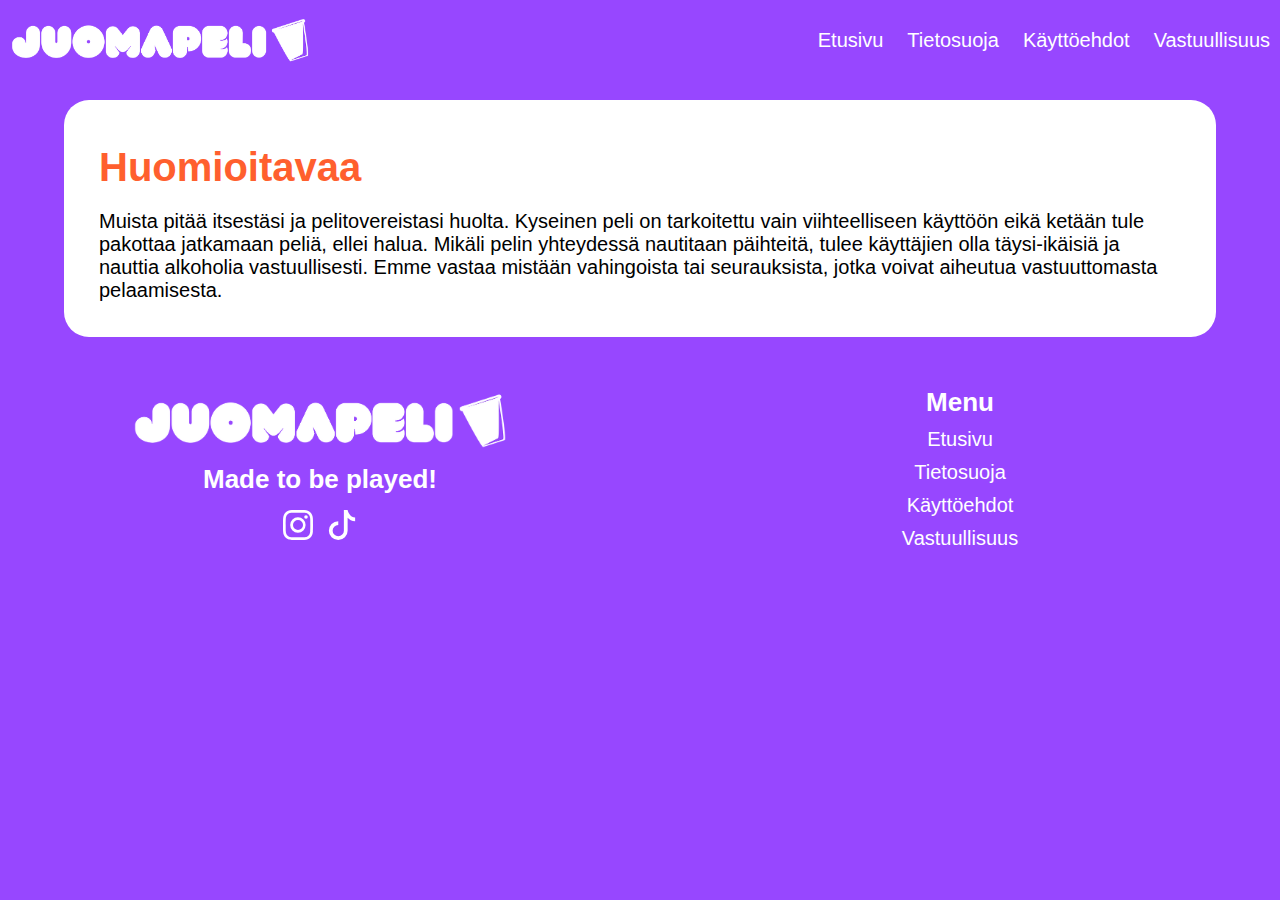
<file: HTML/vastuullisuus.html>
<!DOCTYPE html>
<html lang="en">
<head>
    <meta charset="UTF-8">
    <meta name="viewport" content="width=device-width, initial-scale=1.0">
    <link rel="stylesheet" href="../CSS/public.css">
    <title>Vastuullisuus</title>
</head>
<body>
    <header>
        <img src="../assets/juomapelilogo.png" alt="juomapelilogo" class="header-image">
        <nav class="navbar" id="menu">
            <a href="../index.html">Etusivu</a>
            <a href="../HTML/app-privacy-policy.html">Tietosuoja</a>
            <a href="../HTML/app-terms-and-conditions.html">Käyttöehdot</a>
            <a href="../HTML/vastuullisuus.html">Vastuullisuus</a>
        </nav>
        <div class="hamburger" onclick="toggleMenu()">☰</div>
    </header>
    
    <section class="section">
        <h1>Huomioitavaa</h1>
        <p>Muista pitää itsestäsi ja pelitovereistasi huolta. Kyseinen peli on tarkoitettu vain viihteelliseen käyttöön eikä ketään tule pakottaa jatkamaan peliä, ellei halua. Mikäli pelin yhteydessä nautitaan päihteitä, tulee käyttäjien olla täysi-ikäisiä ja nauttia alkoholia vastuullisesti. Emme vastaa mistään vahingoista tai seurauksista, jotka voivat aiheutua vastuuttomasta pelaamisesta. </p>
    </section>
    <footer class="footer">
        <div class="footer-container">
            <img src="../assets/juomapelilogo.png" alt="juomapeli logo" width="400px">
            <h3>Made to be played!</h3>
            <div class="social-icons">
                <svg xmlns="http://www.w3.org/2000/svg" width="30" height="30" fill="white" class="bi bi-instagram" viewBox="0 0 16 16">
                    <path d="M8 0C5.829 0 5.556.01 4.703.048 3.85.088 3.269.222 2.76.42a3.9 3.9 0 0 0-1.417.923A3.9 3.9 0 0 0 .42 2.76C.222 3.268.087 3.85.048 4.7.01 5.555 0 5.827 0 8.001c0 2.172.01 2.444.048 3.297.04.852.174 1.433.372 1.942.205.526.478.972.923 1.417.444.445.89.719 1.416.923.51.198 1.09.333 1.942.372C5.555 15.99 5.827 16 8 16s2.444-.01 3.298-.048c.851-.04 1.434-.174 1.943-.372a3.9 3.9 0 0 0 1.416-.923c.445-.445.718-.891.923-1.417.197-.509.332-1.09.372-1.942C15.99 10.445 16 10.173 16 8s-.01-2.445-.048-3.299c-.04-.851-.175-1.433-.372-1.941a3.9 3.9 0 0 0-.923-1.417A3.9 3.9 0 0 0 13.24.42c-.51-.198-1.092-.333-1.943-.372C10.443.01 10.172 0 7.998 0zm-.717 1.442h.718c2.136 0 2.389.007 3.232.046.78.035 1.204.166 1.486.275.373.145.64.319.92.599s.453.546.598.92c.11.281.24.705.275 1.485.039.843.047 1.096.047 3.231s-.008 2.389-.047 3.232c-.035.78-.166 1.203-.275 1.485a2.5 2.5 0 0 1-.599.919c-.28.28-.546.453-.92.598-.28.11-.704.24-1.485.276-.843.038-1.096.047-3.232.047s-2.39-.009-3.233-.047c-.78-.036-1.203-.166-1.485-.276a2.5 2.5 0 0 1-.92-.598 2.5 2.5 0 0 1-.6-.92c-.109-.281-.24-.705-.275-1.485-.038-.843-.046-1.096-.046-3.233s.008-2.388.046-3.231c.036-.78.166-1.204.276-1.486.145-.373.319-.64.599-.92s.546-.453.92-.598c.282-.11.705-.24 1.485-.276.738-.034 1.024-.044 2.515-.045zm4.988 1.328a.96.96 0 1 0 0 1.92.96.96 0 0 0 0-1.92m-4.27 1.122a4.109 4.109 0 1 0 0 8.217 4.109 4.109 0 0 0 0-8.217m0 1.441a2.667 2.667 0 1 1 0 5.334 2.667 2.667 0 0 1 0-5.334"/>
                </svg>
                <svg xmlns="http://www.w3.org/2000/svg" width="30" height="30" fill="white" class="bi bi-tiktok" viewBox="0 0 16 16">
                    <path d="M9 0h1.98c.144.715.54 1.617 1.235 2.512C12.895 3.389 13.797 4 15 4v2c-1.753 0-3.07-.814-4-1.829V11a5 5 0 1 1-5-5v2a3 3 0 1 0 3 3z"/>
                </svg>
            </div>
        </div>
        <div class="footer-container">
            <h3>Menu</h3>
            <a href="../index.html">Etusivu</a>
            <a href="../HTML/app-privacy-policy.html">Tietosuoja</a>
            <a href="../HTML/app-terms-and-conditions.html">Käyttöehdot</a>
            <a href="../HTML/vastuullisuus.html">Vastuullisuus</a>
        </div>
    </footer>
    <script src="../Javascript/public.js"></script>
</body>
</html>
</file>
<file: CSS/public.css>
* {
    margin: 0px;
    padding: 0px;
    background-color: #9747FF;
}

h1, h2, h3 {
    font-family: "Poppins", sans-serif;
    color: #FF5F2E;
    font-weight: 600;
    background-color: transparent;
    margin: 20px 10px;
}

h1 { font-size: 40px; }

h2 { font-size: 32px; }

h3 { font-size: 26px; }

p, a, li, ul {
    font-family: "Poppins", sans-serif; 
    font-size: 20px;
    font-weight: 400;
    background-color: transparent;
    margin: 10px;
}

strong {
    background-color: transparent;
}

a { 
    color: white;
    transition: 0.3s ease-in-out;
    text-decoration: none;
}
a:hover { 
    color: #FF5F2E;
    transform: 0.3s;
    text-decoration: underline;
}

.a-dark {
    color: black;
    text-decoration: underline;
}

.section {
    background-color: white;
    padding: 25px;
    margin: 20px 5%;
    border-radius: 25px;
}

header {
    display: flex;
    justify-content: space-between;
    align-items: center;
    height: 80px;
}

.header-image {
    width: 25%;
    height: auto;
}

.hamburger {
    display: none;
    color: white;
    font-size: 40px;
    cursor: pointer;
    margin: 25px;
}

footer {
    display: flex;
}

.footer-container {
    flex-basis: 50%;
    display: flex;
    flex-direction: column;
    align-items: center;
    margin: 25px;
}

.footer-container * {
    color: white;
    margin: 5px;
    padding: 0px;
}

.btn-app-store {
    background-color: black;
    padding: 15px;
    margin: 20px;
    border-radius: 10px;
}

svg {
    background-color: transparent;
}


@media (max-width: 800px) { 
    #menu {
        display: none;
        flex-direction: column;
        gap: 15px;
        background-color: #333;
        position: absolute;
        top: 80px;
        width: 100%;
        padding: 10px;
        margin: 0px;
        border-radius: 8px;
    }

    #menu.active {
        display: flex;
    }

    .hamburger {
        display: block;
    }

    footer {
        flex-direction: column-reverse;
    }
}


/* 


header {
    background-color: #9747FF;
    display: flex;
    justify-content: space-between;
    align-items: center;
    height: 80px;
}

.header-image {
    width: 50%;
    max-width: 200px;
    margin-left: 20px;
    cursor: pointer;
    transition: 0.5s ease;
}

.header-image:hover {
    transform: scale(1.1)
}

nav {
    display: flex;
    gap: 20px;
    margin: 0px 20px;
}

a { 
color: white;
font-weight: 700;
font-size: 20px;
text-decoration: none;
}

a:hover {
color: #FF5F2E;
text-decoration: underline;
}

.hamburger {
display: none;
color: white;
font-size: 40px;
cursor: pointer;
margin: 25px;
}

.footer {
    display: grid;
    grid-template-columns: 1fr 1fr;
    margin: 5%;
  }

  .footer-container {
    padding: 5%;
    display: flex;
    flex-direction: column;
    justify-content: center;
    align-items: center;
  }

  .footer-container > h3 {
        color: white;
        font-size: 35px;
        padding: 10px;
  }

  .section {
    border-radius: 25px;
    margin: 5%;
    padding: 30px;
    background-color: white;
}

body {
    margin: 0px;
    padding: 0px;
    background-color: #9747FF;
}




  @media (max-width: 800px) {

    .footer {
        grid-template-columns: 1fr;
        grid-template-rows: 1fr 1fr;
    }

    #menu {
        display: none;
        flex-direction: column;
        gap: 15px;
        background-color: #333;
        position: absolute;
        top: 80px;
        width: 100%;
        padding: 10px;
        margin: 0px;
        border-radius: 8px;
    }

    #menu.active {
        display: flex;
    }

    .hamburger {
        display: block;
    }

    p {
        font-size: 16px;
    }

}

*/
</file>
<file: CSS/home.css>
.section1 {
    display: flex;
    flex-direction: column;
    justify-content: flex-start;
    align-items: center;
    min-height: 600px;
    padding-top: 100px;
}

.section1 img, p {
    max-width: 800px;
    text-align: center;
    width: 90%;
    color: white;
}

.section2 {
    display: flex;
}
</file>
